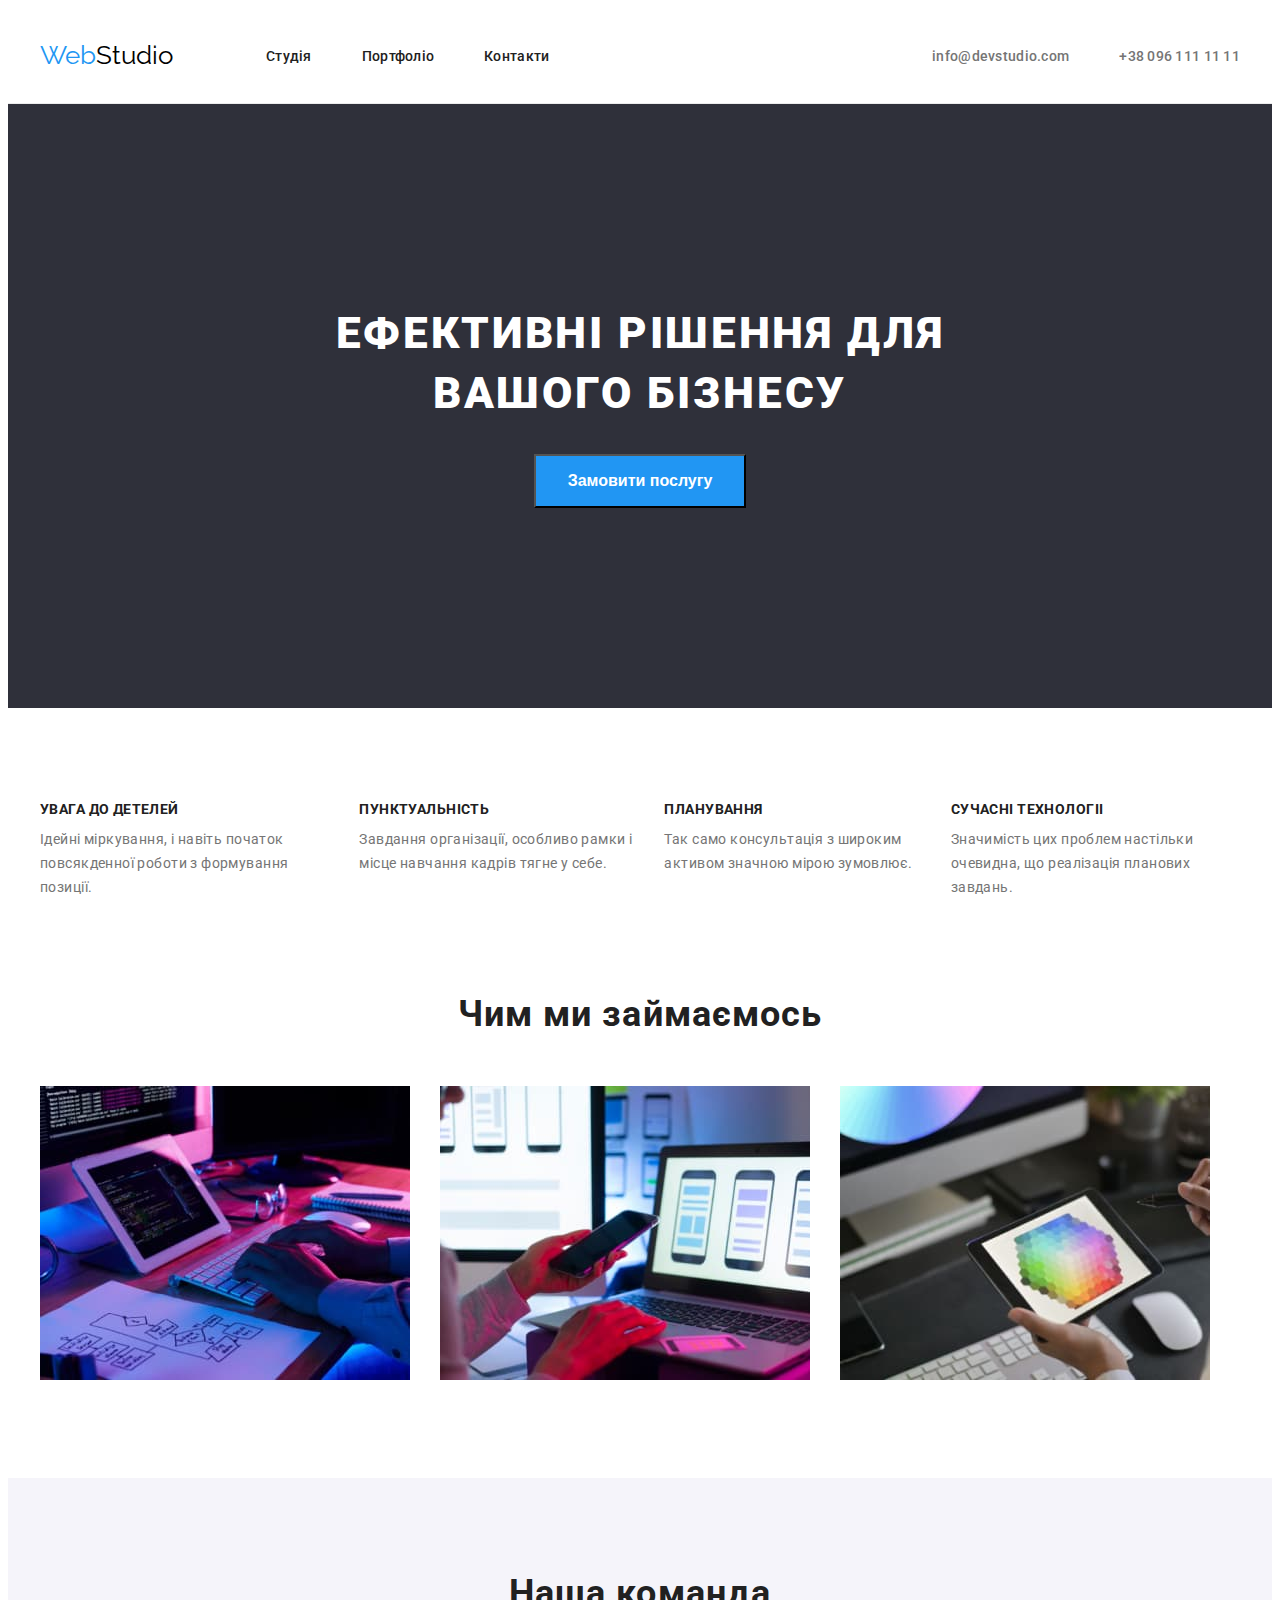
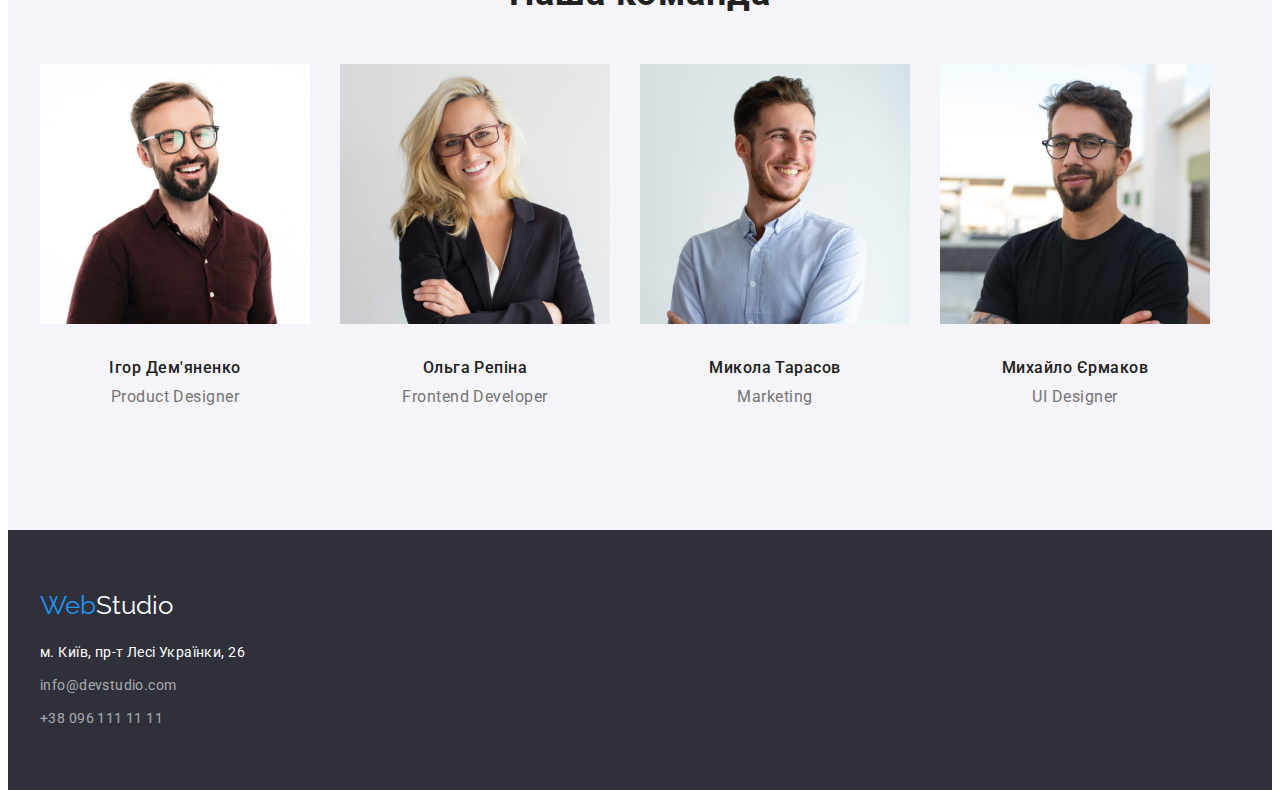
<file: index.html>
<!DOCTYPE html>
<html lang="en">
<head>
    <meta charset="UTF-8">
    <meta http-equiv="X-UA-Compatible" content="IE=edge">
    <meta name="viewport" content="width=device-width, initial-scale=1.0">
    <title>Document</title>
    <link href="https://fonts.googleapis.com/css2?family=Raleway:wght@700&family=Roboto:wght@400;500;700;900&display=swap"
        rel="stylesheet">
    <link rel="stylesheet" href="https://cdnjs.cloudflare.com/ajax/libs/modern-normalize/1.1.0/modern-normalize.min.css"
        integrity="sha512-wpPYUAdjBVSE4KJnH1VR1HeZfpl1ub8YT/NKx4PuQ5NmX2tKuGu6U/JRp5y+Y8XG2tV+wKQpNHVUX03MfMFn9Q=="
        crossorigin="anonymous" referrerpolicy="no-referrer" /> 

    <link rel="stylesheet" href="./css/styles.css">
</head>
<body>
    <header class="header">
        <div class="container">
<nav class="site-nav">
    <a href="WebStudio" class="logo">Web<span class="header-logo-accent">Studio</span></a>
    <ul class="site-nav-items">
        <li class="site-nav-item">
            <a class="site-nav-link" href="">Студія</a>
        </li>
        <li class="site-nav-item">
            <a class="site-nav-link" href="./portfolio.html">Портфоліо</a></li>
        <li class="site-nav-item">
            <a class="site-nav-link" href="">Контакти</a></li>
    </ul>
    <ul class="contact-items">
        <li class="contact-item"> 
            <a class="contact-link" href="mailo:info@devstudio.com">info@devstudio.com</a>
        </li>
        <li class="contact-item">
            <a  class="contact-link" href="tel:+380961111111">+38 096 111 11 11</a>
        </li>
    </ul>
</nav>
</div>
    </header>

    <main>
<section class="section hero">
    <h1 class="hero-title">Ефективні рішення для вашого бізнесу</h1>
    <button class="hero-button" type="button">Замовити послугу</button>
</section>
<section class="section benefits">
    <div class="container">
    <!-- приховати заголовок -->
    <h2 class="section-title visually-hidden">Наші переваги</h2>
    <ul class="benefits-items">
        <li class="benefits-item">
           <h3 class="benefits-item-title">Увага до детелей</h3>
            <p class="benefits-item-text">Ідейні міркування, і навіть початок повсякденної роботи з формування позиції.</p>
        </li>
        <li class="benefits-item">
            <h3 class="benefits-item-title">Пунктуальність</h3>
            <p class="benefits-item-text">Завдання організації, особливо рамки і місце навчання кадрів тягне у себе.</p>
        </li>
        <li class="benefits-item">
            <h3 class="benefits-item-title">Планування</h3>
            <p class="benefits-item-text">Так само консультація з широким активом значною мірою зумовлює.</p>
        </li>
        <li class="benefits-item">
            <h3 class="benefits-item-title">Сучасні технологіі</h3>
            <p class="benefits-item-text">Значимість цих проблем настільки очевидна, що реалізація планових завдань.</p>
        </li>
    </ul>
    </div>
</section>
<section class="section">
    <div class="container">
    <h2 class="section-title">Чим ми займаємось</h2>
    <ul class="image-items">
        <li class="image-item">
            <img src="./images/img1.jpg" alt="Людина вводить дані з макету" width="370"/>
        </li>
        <li class="image-item">
            <img src="./images/img2.jpg" alt="Людина звіряє дані зі смартфона" width="370"/>
        </li>
        <li class="image-item">
            <img src="./images/img3.jpg" alt="Людина підбирає колірну гаму" width="370" />
        </li>
    </ul>
</div>
</section>
 <section class="section team">
    <div class="container">
    <h2 class="section-title">Наша команда</h2>
    <ul class="team-items">
        <li class="team-item">
            <img class="team-item-img" src="./images/img4.jpg" alt="Чоловік в окулярах та коричневій сорочці" width="270" />
            <div class="card-wrapper">
            <h3 class="team-item-title">Ігор Дем'яненко</h3>
            <p class="team-item-text">Product Designer</p>
            </div>
        </li>
        <li  class="team-item">
            <img class="team-item-img"  src="./images/img5.jpg" alt="Жінка в окулярах і чорному піджаку" width="270" />
            <div class="card-wrapper">
            <h3 class="team-item-title">Ольга Репіна</h3>
            <P class="team-item-text">Frontend Developer</P>
            </div>
        </li>
        <li  class="team-item">
            <img class="team-item-img"  src="./images/img6.jpg" alt="Чоловік у білій сорочці" width="270" /> 
            <div class="card-wrapper">
            <h3 class="team-item-title">Микола Тарасов</h3>
            <p class="team-item-text">Marketing</p>
        </div>
        </li>
        <li  class="team-item">
            <img class="team-item-img" src="./images/img7.jpg" alt="Чоловік в окулярах та чорній футболці" width="270" />
            <div class="card-wrapper">
            <h3 class="team-item-title">Михайло Єрмаков</h3>
            <p class="team-item-text">UI Designer</p>
        </div>
        </li>
    </ul>
    </div>
 </section>   
 </main>
    <footer class="footer">
        <div class="container">
            <a href="WebStudio" class="logo logo-secondary">Web<span class="logo-secondary-accent">Studio</span></a>

            <address class="address">
                <p class="address-street">м. Київ, пр-т Лесі Українки, 26 </p>
                <a class="address-link" href="mailo:info@devstudio.com">info@devstudio.com</a>              
                <a class="address-link" href="tel:+380961111111">+38 096 111 11 11</a>
            </address>
        </div>
    </footer>
</body>
</html>
</file>
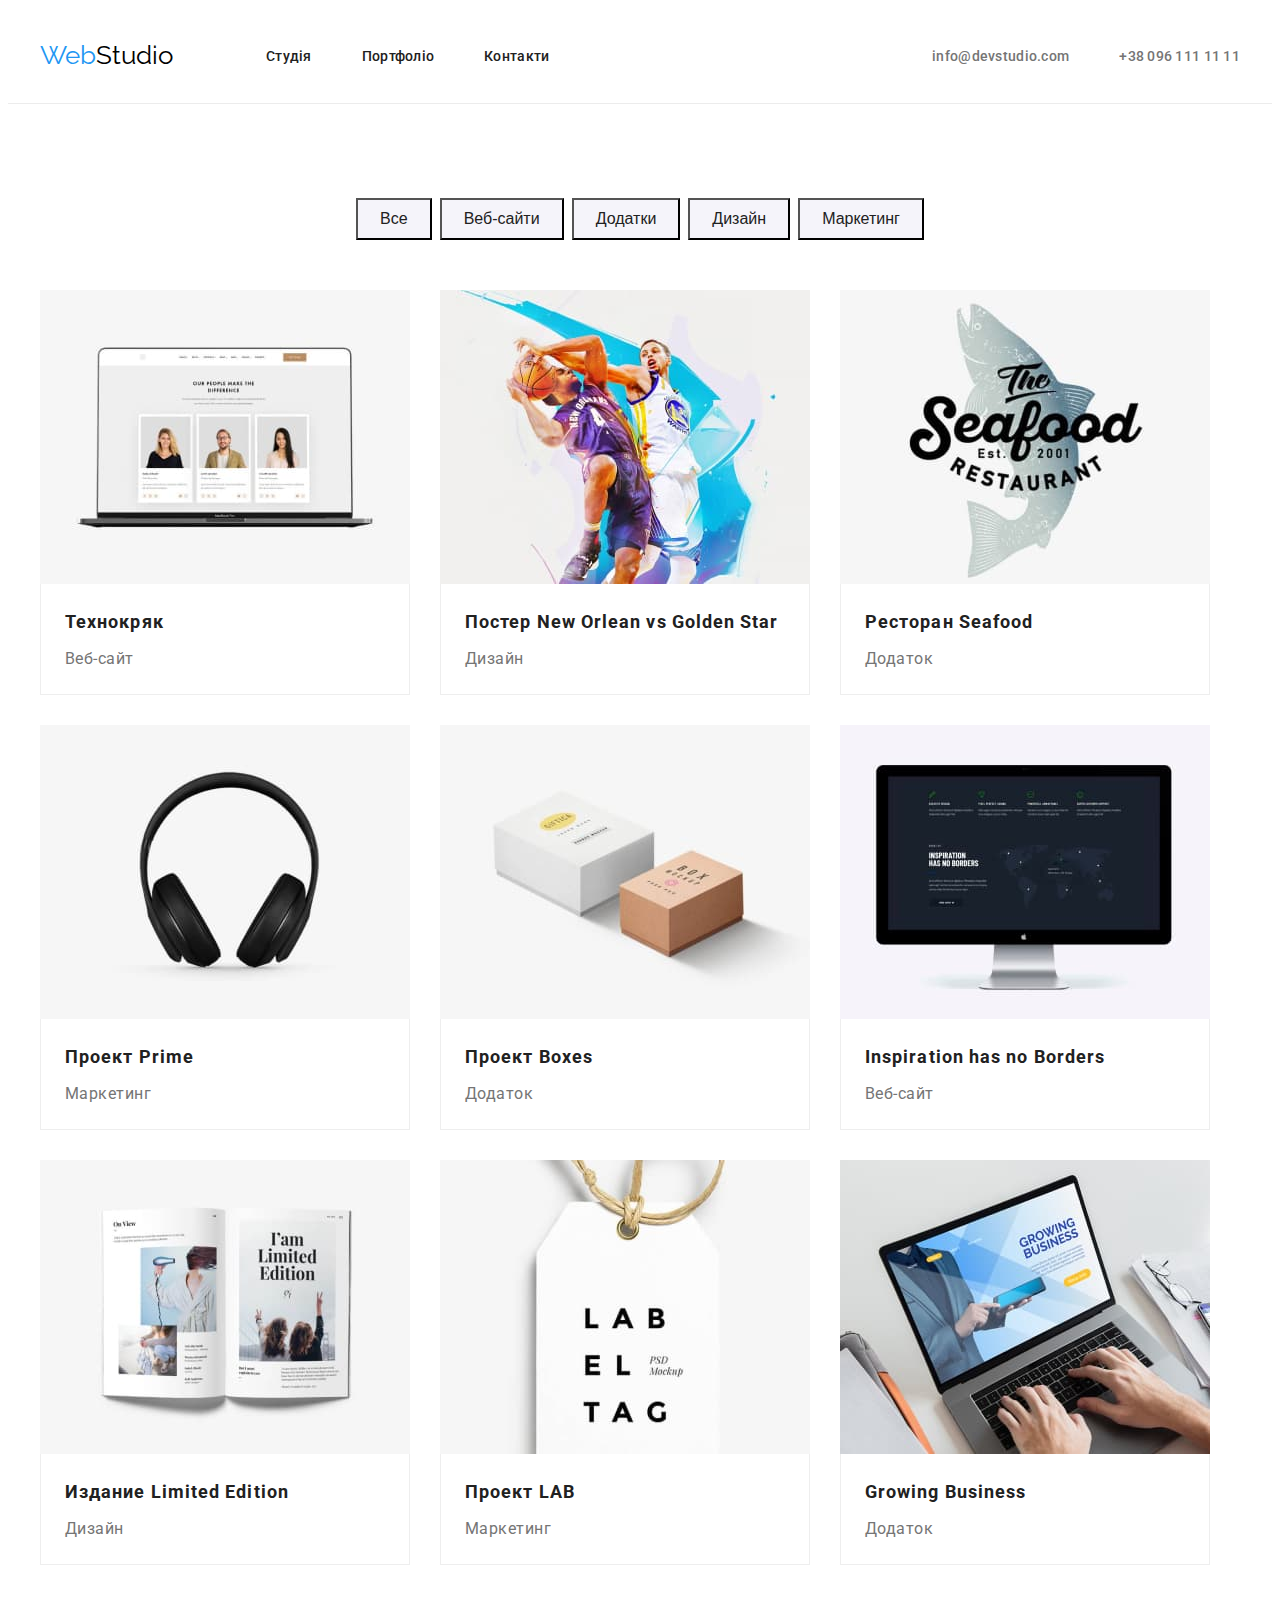
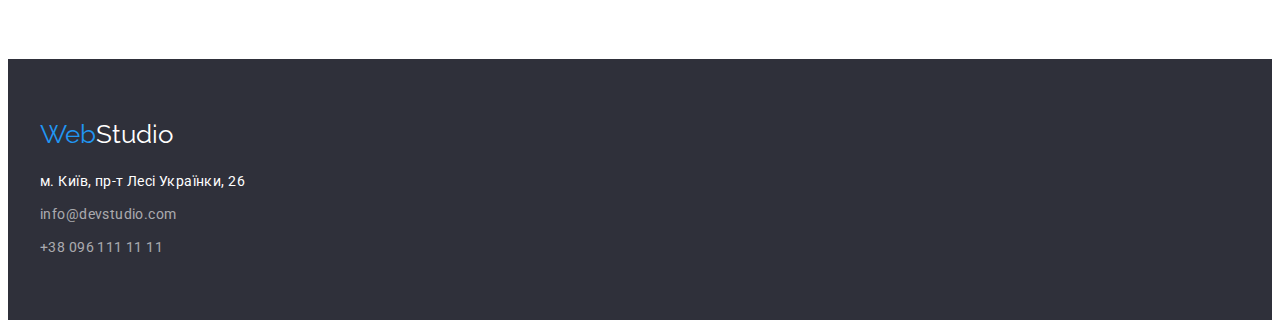
<file: portfolio.html>
<!DOCTYPE html>
<html lang="en">

<head>
    <meta charset="UTF-8">
    <meta http-equiv="X-UA-Compatible" content="IE=edge">
    <meta name="viewport" content="width=device-width, initial-scale=1.0">
    <title>Document</title> 
    <link href="https://fonts.googleapis.com/css2?family=Raleway:wght@700&family=Roboto:wght@400;500;700;900&display=swap"
        rel="stylesheet">

    <link rel="stylesheet" href="https://cdnjs.cloudflare.com/ajax/libs/modern-normalize/1.1.0/modern-normalize.min.css"
    integrity="sha512-wpPYUAdjBVSE4KJnH1VR1HeZfpl1ub8YT/NKx4PuQ5NmX2tKuGu6U/JRp5y+Y8XG2tV+wKQpNHVUX03MfMFn9Q=="
    crossorigin="anonymous" referrerpolicy="no-referrer" />

    <link rel="stylesheet" href="./css/styles.css">
</head>

<body>
    <header class="header">
        <div class="container">
        <nav class="site-nav">
            <a href="WebStudio" class="logo">Web<span class="header-logo-accent">Studio</span></a>
            <ul class="site-nav-items">
                <li class="site-nav-item">
                    <a class="site-nav-link" href="./index.html">Студія</a>
                </li>
                <li class="site-nav-item">
                    <a class="site-nav-link" href="">Портфоліо</a>
                </li>
                <li class="site-nav-item">
                    <a class="site-nav-link" href="">Контакти</a>
                </li>
            </ul>
            <ul class="contact-items">
                <li class="contact-item">
                    <a class="contact-link" href="mailo:info@devstudio.com">info@devstudio.com</a>
                </li>
                <li class="contact-item">
                    <a class="contact-link" href="tel:+380961111111">+38 096 111 11 11</a>
                </li>
            </ul>
        </nav>
        </div>
    </header>
    <main>
        <section  class="section">
            <div class="container">
            <!-- приховати заголовок -->
            <h2 class="section-title visually-hidden">Наші проекти</h2>
            <ul class="projects-nav-items">
                <li class="projects-nav-item"><button class="projects-nav-btn" type="button">Все</button></li>
                <li class="projects-nav-item"><button class="projects-nav-btn" type="button">Веб-сайти</button></li>
                <li class="projects-nav-item"><button class="projects-nav-btn" type="button">Додатки</button></li>
                <li class="projects-nav-item"><button class="projects-nav-btn" type="button">Дизайн</button></li>
                <li class="projects-nav-item"><button class="projects-nav-btn" type="button">Маркетинг</button></li>
            </ul>
            <ul class="projects-items">
                <li class="projects-item">
                    <img class="project-item-img" src="./images/img8.jpg" alt="Три людини-члена команди:жінка, чоловік, жінка" width="370" />
                    <div class="text-card">
                    <h3 class="project-item-title">Технокряк</h3>
                    <p class="project-item-text">Веб-сайт</p>
                </div>
                </li>
                <li class="projects-item">
                    <img  class="project-item-img" src="./images/img9.jpg" alt="Двоє чоловіків грають в баскетбол" width="370" />
                    <div class="text-card">
                    <h3 class="project-item-title">Постер New Orlean vs Golden Star</h3>
                    <p class="project-item-text">Дизайн</p>
                </div>
                </li>
                <li class="projects-item">
                    <img class="project-item-img" src="./images/img10.jpg" alt="Риба вертикально розташована з назвою ресторану The Seafood" width="370" />
                    <div class="text-card">
                    <h3 class="project-item-title">Ресторан Seafood</h3>
                    <p class="project-item-text">Додаток</p>
                </div>
                </li>
                <li class="projects-item">
                    <img class="project-item-img" src="./images/img11.jpg" alt="Навушники" width="370" />
                    <div class="text-card">
                    <h3 class="project-item-title">Проект Prime</h3>
                    <p class="project-item-text">Маркетинг</p>
                </div>
                </li>
                <li class="projects-item">
                    <img  class="project-item-img" src="./images/img12.jpg" alt="Дві пакувальних коробки" width="370" />
                    <div class="text-card">
                    <h3 class="project-item-title">Проект Boxes</h3>
                    <p class="project-item-text">Додаток</p>
                </div>
                </li>
                <li class="projects-item">
                    <img class="project-item-img" src="./images/img13.jpg" alt="Монітор" width="370" />
                    <div class="text-card">
                    <h3 class="project-item-title">Inspiration has no Borders</h3>
                    <p class="project-item-text">Веб-сайт</p>
                </div>
                </li>
                <li class="projects-item">
                    <img class="project-item-img" src="./images/img14.jpg" alt="Журнал в розгорнутому вигляді" width="370" />
                    <div class="text-card">
                    <h3 class="project-item-title">Издание Limited Edition</h3>
                    <p class="project-item-text">Дизайн</p>
                </div>
                </li>
                <li class="projects-item">
                    <img  class="project-item-img" src="./images/img15.jpg" alt="Бірка LAB EL TAG" width="370" />
                    <div class="text-card">
                    <h3 class="project-item-title">Проект LAB</h3>
                    <p class="project-item-text">Маркетинг</p>
                </div>
                </li>
                <li class="projects-item">
                    <img  class="project-item-img" src="./images/img16.jpg" alt="Людина, що працює за notebook" width="370" />
                    <div class="text-card">
                    <h3 class="project-item-title">Growing Business</h3>
                    <p class="project-item-text">Додаток</p>
                </div>
                </li>
            </ul>
            </div>
        </section>
    </main>
    <footer class="footer">
        <div class="container">
        <a href="WebStudio" class="logo logo-secondary">Web<span class="logo-secondary-accent">Studio</span></a>
    
        <address class="address">
            <p class="address-street">м. Київ, пр-т Лесі Українки, 26 </p>
            <a class="address-link" href="mailo:info@devstudio.com">info@devstudio.com</a>
            <a class="address-link" href="tel:+380961111111">+38 096 111 11 11</a>
        </address>
    </footer>
</div>
    </body>
</html>
</file>
<file: css/styles.css>
:root{
--primary-text-color:  rgba(117, 117, 117, 1);
--title-text-color: #212121;
--primary-white-color:  #FFFFFF;
--accent-color: #2196F3;
--primary-grey-color:#757575;
}

/**,
*::before,
*::after {
  box-sizing: border-box;
}*/


body {
 background-color: var(--primary-white-color);   
 color: var(--primary-text-color);

 font-family:Roboto, sans-serif;
}

a {
 text-decoration: none;
}

ul{
 margin: 0px;
 padding: 0px;
 list-style-type: none;
}

h1,h2,h3,p{
  margin-top: 0px;
  margin-bottom: 0px;
}

.header{
  padding-top: 32px;
  padding-bottom: 32px;

  border-bottom:1px solid rgba(236, 236, 236, 1);
}

.section{
  padding-top: 94px;
  padding-bottom: 94px;
}


.container{
  
  width: 1200px;
  margin-left: auto;
  margin-right: auto;
  padding-left: 15px;
  padding-right: 15px;
}

.site-nav{
  display: flex;
  align-items: center;
}

.site-nav-items{
  display: flex;
}

.site-nav-item:not(:last-child){
  margin-right: 50px;
}

.site-nav-link{
 font-weight: 500;
 font-size: 14px;
 line-height:1.14;
 letter-spacing: 0.02em;

 color: var(--title-text-color);
}

.site-nav-link:hover,
.site-nav-link:focus {
 color: var(--accent-color)
}

.contact-items{
  display: flex;
  margin-left: auto;
}

.contact-item:not(:last-child){
  margin-right: 50px;
}

.contact-link{
 font-weight: 500;
 font-size: 14px;
 line-height:1.14;
 letter-spacing: 0.02em;

 color: var(--primary-grey-color);
}

.contact-link:hover,
.contact-link:focus {
  color:var(--accent-color)  
}

/*logo*/
.logo{
 margin-right:93px;

 font-family: Raleway;
 font-style: 700;
 font-size: 26px;
 line-height: 1.19;
 color: var(--accent-color)
}

.header-logo-accent{
 color:#000000;
}

/*Hero*/
.hero {
 padding-top: 200px;
 padding-bottom: 200px;

 background-color:#2F303A;
 text-align: center;

}

.hero-title{
 width: 696px;
 margin-left: auto;
 margin-right: auto;

 font-weight: 900;
 font-size: 44px;
 line-height:1.36;
    
 
 letter-spacing: 0.06em;
 text-transform: uppercase;

 color: var(--primary-white-color);
}

.hero-button{
 font-weight: 700;
 font-size: 16px;
 line-height: 1.88;

 margin-top: 30px;
 padding: 10px 32px 10px 32px;

 background-color: var(--accent-color);
 color:var(--primary-white-color);

 cursor:pointer;
}

/*Our benefits*/
.benefits{
  padding-bottom: 0px;
}

.visually-hidden {
  position: absolute;
  white-space: nowrap;
  width: 1px;
  height: 1px;
  overflow: hidden;
  border: 0;
  padding: 0;
  clip: rect(0 0 0 0);
  clip-path: inset(50%);
  margin: -1px;
}

.benefits-items{
  display: flex;
}

.benefits-item:not(:last-child){
  margin-right: 30px;
}

.benefits-item{
  width:calc((100%-90px)/4);
    
}

.benefits-item-title{
 margin-bottom: 10px;

 font-weight: 700;
 font-size: 14px;
 line-height:1.14;
 letter-spacing: 0.03em;
 text-transform: uppercase;

 color: var(--title-text-color);
}

.benefits-item-text{
 font-weight: 400;
 font-size: 14px;
 line-height:1.71;
 letter-spacing: 0.03em;
 
}

.section-title{
 font-weight: 700;
 font-size: 36px;
 line-height: 1.17;
 text-align: center;
 letter-spacing: 0.03em;

 color: var(--title-text-color)
}

/*what we do*/

.image-items{
  display: flex;
  column-gap: 30px;
}


/*Our team*/

.team{
  background:#F5F4FA; 
}

.section-title{
  margin-bottom: 50px;
}

.team-items{
  display: flex;
}

.team-item:not(:last-child){
  margin-right: 30px;
}

.card-wrapper{
  padding-top: 30px;
  padding-bottom: 30px; 
}

.team-item-title{
 margin-bottom: 10px;

 font-weight: 500;
 font-size: 16px;
 line-height:1.19;

 text-align: center;
 letter-spacing: 0.03em;

 color: var(--title-text-color);
}


.team-item-text{

 font-weight: 400;
 font-size: 16px;
 line-height:1.19;
   

 text-align: center;
 letter-spacing: 0.03em;
}

/*Footer*/

.footer {
 padding-top: 60px; 
 padding-bottom: 60px;
 background-color: #2F303A;
}

.logo-secondary-accent{
 color: var(--primary-white-color);  
}

.logo-secondary{
 display: block;
 margin-bottom: 20px; 
}

.address-street{
 margin-bottom: 9px;

 font-weight: 400;
 font-size: 14px;
 line-height:1.71;
 font-style:normal;
     
 letter-spacing: 0.03em;
 

 color: var(--primary-white-color);
}

.address-link{
 display: block;

 font-weight: 400;
 font-size: 14px;
 line-height: 1.71;
 font-style: normal;
    
 letter-spacing: 0.03em;
 

 color: rgba(255, 255, 255, 0.6);
}

.address-link:not(:last-child){
  margin-bottom: 9px;
}



/*Projects*/

.projects-nav-items{
  display: flex;
  justify-content: center;
  margin-bottom: 50px;
}

.projects-nav-btn{

 padding: 6px 22px 6px 22px;
  
 background-color:#F5F4FA;;
 color: var(--title-text-color);
 cursor: pointer;

 font-weight:500;
 font-size: 16px;
 line-height:1.63;

}

.projects-nav-btn:hover,
.projects-nav-btn:focus{
 background-color:var(--accent-color);   
}

.projects-nav-item:not(:last-child){
  margin-right: 8px;
}

.projects-items{
  display: flex;
  flex-wrap: wrap;
}

.projects-item {
 /* width:calc((100%-60px)/3);*/
  width: 370px;
  margin-right: 30px;
  margin-bottom: 30px;
}

.projects-item:nth-child(3n){
  margin-right: 0px;
}

.projects-item:nth-last-child(-n+3){
  margin-bottom: 0px;
}

.text-card{
  
  padding: 20px 24px 20px 24px;

  border-left: 1px solid #EEEEEE;
  border-right:1px solid #EEEEEE;
  border-bottom:1px solid #EEEEEE;
}


.project-item-title{
 font-weight: 700;
 font-size: 18px;
 line-height:2;
    
 letter-spacing: 0.06em;

 color: var(--title-text-color);
}

.project-item-text{
 font-weight: 400;
 font-size: 16px;
 line-height: 1.88;


 letter-spacing: 0.03em;

 color: var(--primary-grey-color);
}

.project-item-img{
  display: block;
  max-width: 100%;
  height: auto;

}

.project-item-title{
  margin-bottom: 4px;
}
</file>
